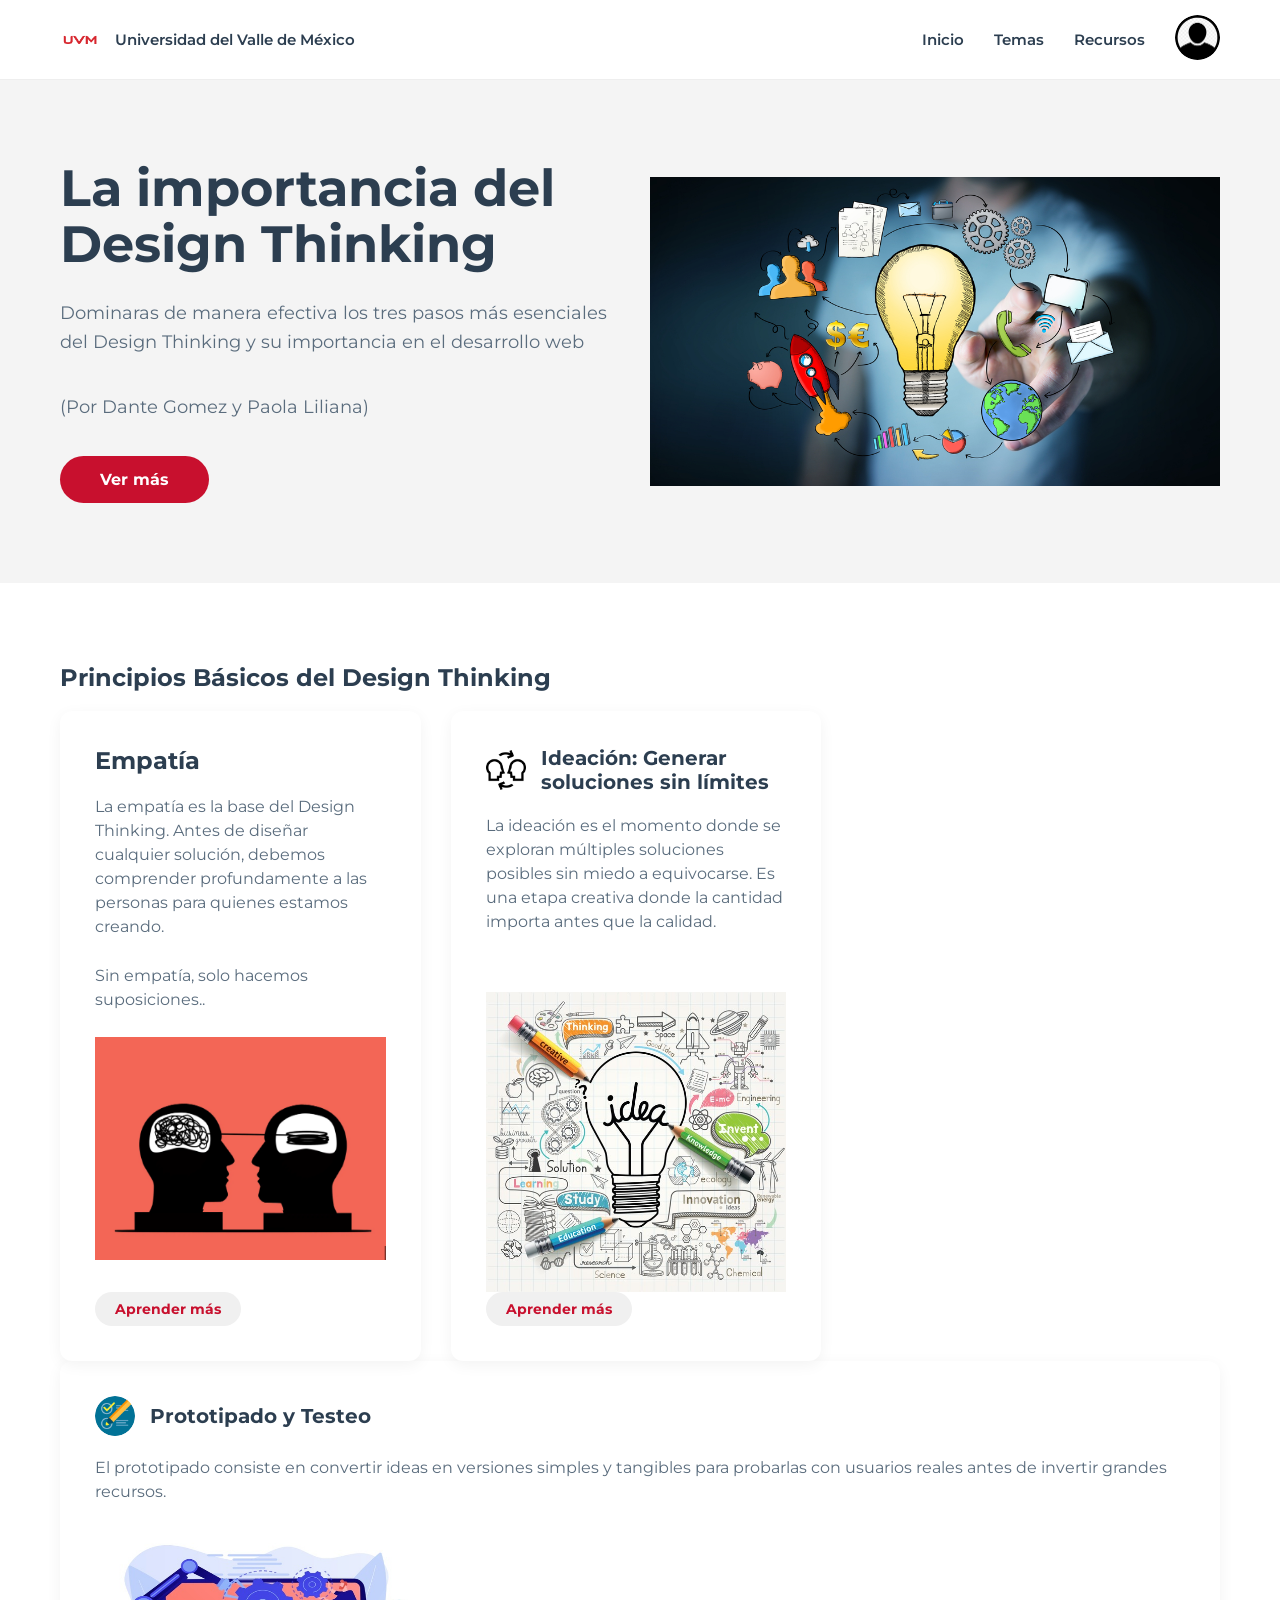
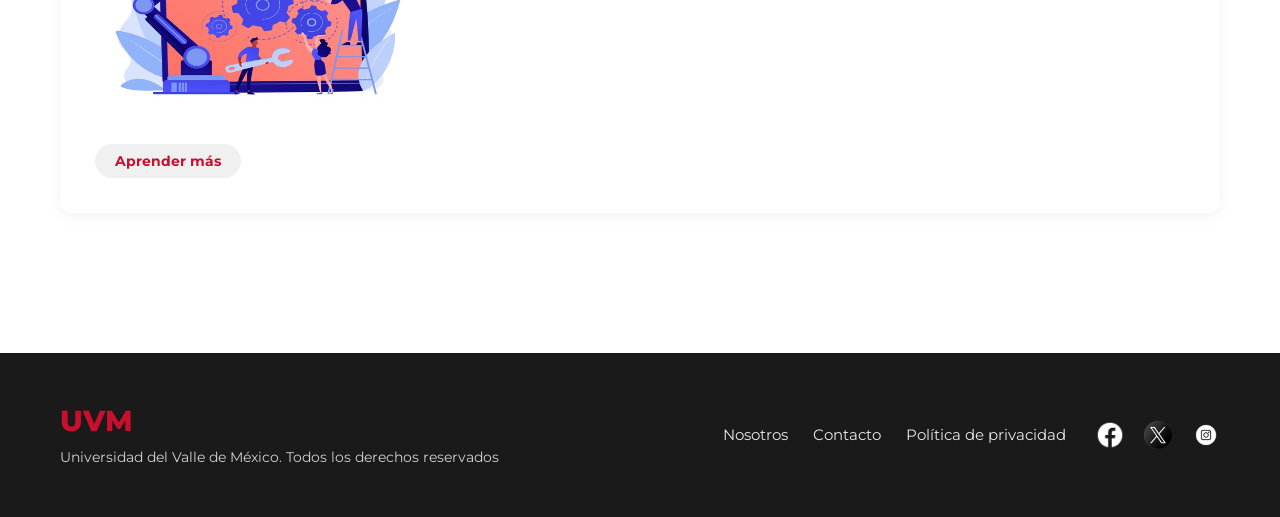
<file: index.html>
<!DOCTYPE html>
<html lang="es">
<head>
    <meta charset="UTF-8">
    <meta name="viewport" content="width=device-width, initial-scale=1.0">
    <title>Design Thinking - UVM</title>
    <link href="https://fonts.googleapis.com/css2?family=Montserrat:wght@400;600;700&display=swap" rel="stylesheet">
    <link rel="stylesheet" href="uvm-estilos.css">
</head>
<body>

    <header class="navbar">
        <div class="container nav-content">
            <div class="brand">
                <img src="img/logo_uvm.png" alt="UVM Logo" class="logo-img">
                <span class="logo-text">Universidad del Valle de México</span>
            </div>
            <nav class="nav-links">
                <a href="index.html">Inicio</a>
                 <a href="#principios">Temas</a> <p><a href="Recursos.html">Recursos</a></p>
                <div class="user-icon">
                    <img src="img/usuario_perfil.png" alt="Usuario">
                </div>
            </nav>
        </div>
    </header>

    <section class="hero">
        <div class="container hero-content">
            <div class="hero-text">
              <h1>La importancia del Design Thinking</h1>
                <p>Dominaras de manera efectiva los tres pasos más esenciales del Design Thinking y su importancia en el desarrollo web&nbsp;&nbsp;</p>
                <p>(Por Dante Gomez y Paola Liliana) &nbsp;</p>
<a href="#empatia" class="btn-main">Ver más</a>
            </div>
            <div class="hero-image">
                <img src="img/DT-en-empresa.jpg" alt="DT en empresa">
          </div>
        </div>
    </section>

    <main class="container principles">
        <h2 id="principios">Principios Básicos del Design Thinking</h2>
        
		<br>
        <div class="cards-grid">
      <article class="card">
                <div class="card-header">
                  <h2 id="empatia">Empatía</h2>
        </div>
        <p>La empatía es la base del Design Thinking. Antes de diseñar cualquier solución, debemos comprender profundamente a las personas para quienes estamos creando.&nbsp; &nbsp;&nbsp;</p>
          <p>Sin empatía, solo hacemos suposiciones..</p>
                <p><img src="img/Design-Thinking-Empatizar.png" width="291" height="223" alt=""/></p>
<a href="usabilidad_pagina.html" class="btn-card">Aprender más</a>
</article>

            <article class="card">
<div class="card-header"> <img src="img/icono_bombilla.png" alt="Bombilla" class="card-icon-img">
                    <h3>Ideación: Generar soluciones sin límites</h3>
              </div>
                <p>La ideación es el momento donde se exploran múltiples soluciones posibles sin miedo a equivocarse. Es una etapa creativa donde la cantidad importa antes que la calidad.</p>
<img src="img/designthinking.jpg" width="300" height="300" alt=""/>         <a href="Ideación.html" class="btn-card">Aprender más</a> </div>

            <article class="card card-wide">
              <div class="card-info">
                <div class="card-header">
                        <img src="img/1205526.png" alt="Usuario" class="card-icon-img user-card-icon">
                        <h3>Prototipado y Testeo</h3>
                </div>
                <p>El prototipado consiste en convertir ideas en versiones simples y tangibles para probarlas con usuarios reales antes de invertir grandes recursos.</p>
                <p><img src="img/seres-humanos-brazo-robotico-cobot-colaboran-fijacion-engranajes-portatiles-robotica-colaborativa-automatizacion-cobots-concepto-soluciones-industriales-seguras_335657-1899.jpg" width="322" height="183" alt=""/></p>
                <a href="Prototipado.html" class="btn-card">Aprender más</a> </div>

              </div>
</article>
      </div>
    </main>

    <footer class="footer">
        <div class="container footer-content">
            <div class="footer-info">
                <span class="footer-logo">UVM</span>
                <p>Universidad del Valle de México. Todos los derechos reservados</p>
            </div>
            <div class="footer-nav">
                <a href="uvm.html">Nosotros</a> <a href="#">Contacto</a>
                <a href="#">Política de privacidad</a>
            </div>
            <div class="social-icons">
                <img src="img/icono_fb.png" alt="FB">
                <img src="img/icono_x.png" alt="X">
                <img src="img/icono_ig.png" alt="IG">
            </div>
        </div>
    </footer>

</body>

</html>
</file>
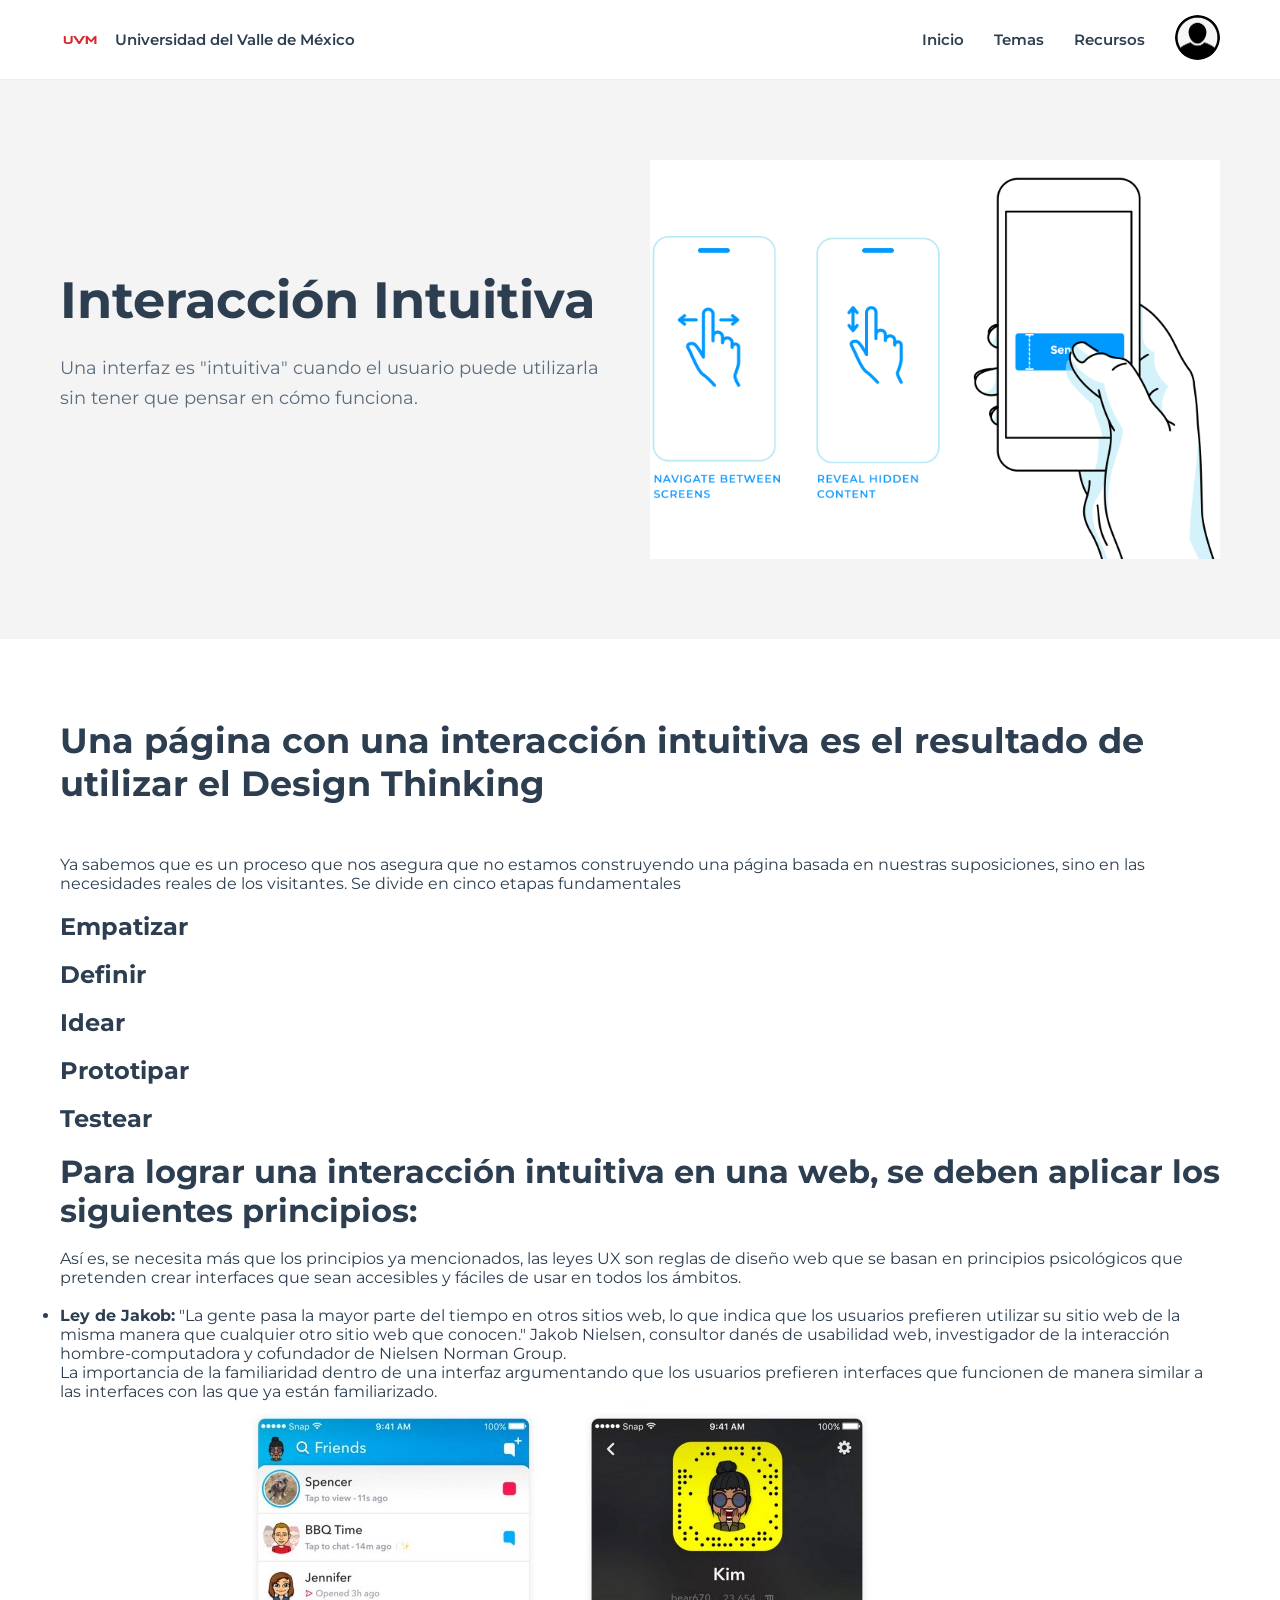
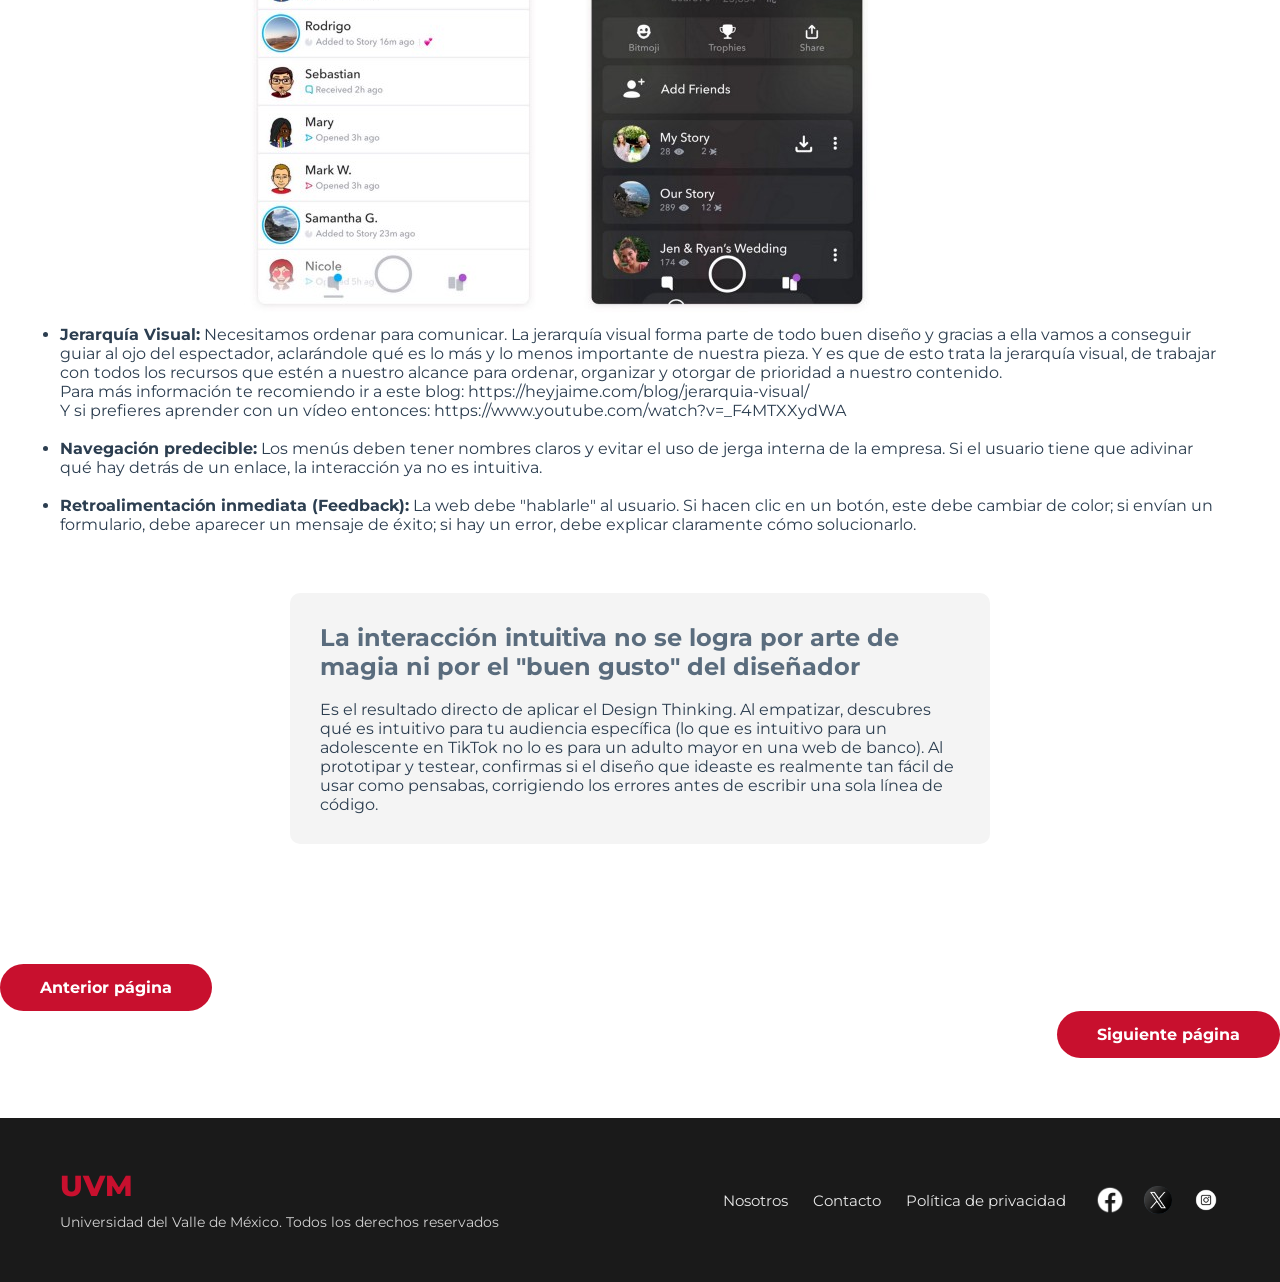
<file: interración.html>
<!DOCTYPE html>
<html lang="es">
<head>
    <meta charset="UTF-8">
    <meta name="viewport" content="width=device-width, initial-scale=1.0">
    <title>Diseño de Experiencia de Usuario - UVM</title>
    <link href="https://fonts.googleapis.com/css2?family=Montserrat:wght@400;600;700&display=swap" rel="stylesheet">
    <link rel="stylesheet" href="uvm-estilos.css">
</head>
<body>

    <header class="navbar">
        <div class="container nav-content">
            <div class="brand">
                <img src="img/logo_uvm.png" alt="UVM Logo" class="logo-img">
                <span class="logo-text">Universidad del Valle de México</span>
            </div>
            <nav class="nav-links">
                <a href="index.html">Inicio</a>
                <a href="index.html#principios">Temas</a> <p><a href="recursos.html">Recursos</a>
                <div class="user-icon">
                    <img src="img/usuario_perfil.png" alt="Usuario">
                </div>
            </nav>
        </div>
    </header>

    <section class="hero">
        <div class="container hero-content">
            <div class="hero-text">
				<h1>Interacción Intuitiva</h1>
                <p>Una interfaz es "intuitiva" cuando el usuario puede utilizarla sin tener que pensar en cómo funciona. 
				</p>
            </div>
            <div class="hero-image">
                <img src="img/ilustracion_interaccion.png" alt="Ilustración UX" class="imagen-ux">
            </div>
        </div>
    </section>
	
	<main class="container principles">
        <h2 class="section-title">Una página con una interacción intuitiva es el resultado de utilizar el Design Thinking</h2>
		<p>Ya sabemos que es un proceso que nos asegura que no estamos construyendo una página basada en nuestras suposiciones, sino en las necesidades reales de los visitantes. Se divide en cinco etapas fundamentales
				</p>
		<br>
		<h2>Empatizar</h2>
		<br>
        <h2>Definir</h2>
		<br>
		<h2>Idear</h2>
		<br>
        <h2>Prototipar</h2>
		<br>
        <h2>Testear</h2>
		<br>
		<h1>Para lograr una interacción intuitiva en una web, se deben aplicar los siguientes principios:</h1>
		<br>
		<p>Así es, se necesita más que los principios ya mencionados, las leyes UX son reglas de diseño web que se basan en principios psicológicos que pretenden crear interfaces que sean accesibles y fáciles de usar en todos los ámbitos.
				</p>
		<br>
		
		<ul>	
        <li>
            <strong>Ley de Jakob:</strong> 
            "La gente pasa la mayor parte del tiempo en otros sitios web, lo que indica que los usuarios prefieren utilizar su sitio web de la misma manera que cualquier otro sitio web que conocen." Jakob Nielsen, consultor danés de usabilidad web, investigador de la interacción hombre-computadora y cofundador de Nielsen Norman Group.
			<p>La importancia de la familiaridad dentro de una interfaz argumentando que los usuarios prefieren interfaces que funcionen de manera similar a las interfaces con las que ya están familiarizado.
        </p>
        </li>
</ul>
		<img src="img/ilustracion_o.png" alt="Ilustración O" class="imagen-o">
		
		<br>
		
		<ul>
        <li>
            <strong>Jerarquía Visual:</strong> 
            Necesitamos ordenar para comunicar. La jerarquía visual forma parte de todo buen diseño y gracias a ella vamos a conseguir guiar al ojo del espectador, aclarándole qué es lo más y lo menos importante de nuestra pieza. Y es que de esto trata la jerarquía visual, de trabajar con todos los recursos que estén a nuestro alcance para ordenar, organizar y otorgar de prioridad a nuestro contenido. 
			<p>Para más información te recomiendo ir a este blog: https://heyjaime.com/blog/jerarquia-visual/
        </p>
			<p>Y si prefieres aprender con un vídeo entonces: https://www.youtube.com/watch?v=_F4MTXXydWA
        </p>
        </li>

		<br>
        <li>
            <strong>Navegación predecible:</strong> 
            Los menús deben tener nombres claros y evitar el uso de jerga interna de la empresa. Si el usuario tiene que adivinar qué hay detrás de un enlace, la interacción ya no es intuitiva.
        </li>

		<br>
		 <li>
            <strong>Retroalimentación inmediata (Feedback):</strong> 
            La web debe "hablarle" al usuario. Si hacen clic en un botón, este debe cambiar de color; si envían un formulario, debe aparecer un mensaje de éxito; si hay un error, debe explicar claramente cómo solucionarlo.
        </li>
    </ul>
		
		<br>
		<section class="recuadro">
    <div class="recuadro-contenido">
        <h2>La interacción intuitiva no se logra por arte de magia ni por el "buen gusto" del diseñador</h2>
		<br>
        <p>
            Es el resultado directo de aplicar el Design Thinking.
            Al empatizar, descubres qué es intuitivo para tu audiencia específica (lo que es intuitivo para un adolescente en TikTok no lo es para un adulto mayor en una web de banco). Al prototipar y testear, confirmas si el diseño que ideaste es realmente tan fácil de usar como pensabas, corrigiendo los errores antes de escribir una sola línea de código.
        </p>
		
    </div>
</section>
		
		</main>
	<div style="text-align: left;">
	
<a class="btn-main" href="usabilidad_pagina.html">Anterior página</a>
		<div style="text-align: right;">
	
    <a class="btn-main" href="Ideación.html">Siguiente página</a>
</div>


    <footer class="footer">
        <div class="container footer-content">
            <div class="footer-info">
                <span class="footer-logo">UVM</span>
                <p>Universidad del Valle de México. Todos los derechos reservados</p>
            </div>
            <div class="footer-nav">
                <a href="#">Nosotros</a>
                <a href="#">Contacto</a>
                <a href="#">Política de privacidad</a>
            </div>
            <div class="social-icons">
                <img src="img/icono_fb.png" alt="FB">
                <img src="img/icono_x.png" alt="X">
                <img src="img/icono_ig.png" alt="IG">
            </div>
        </div>
    </footer>

</body>
</html>
</file>
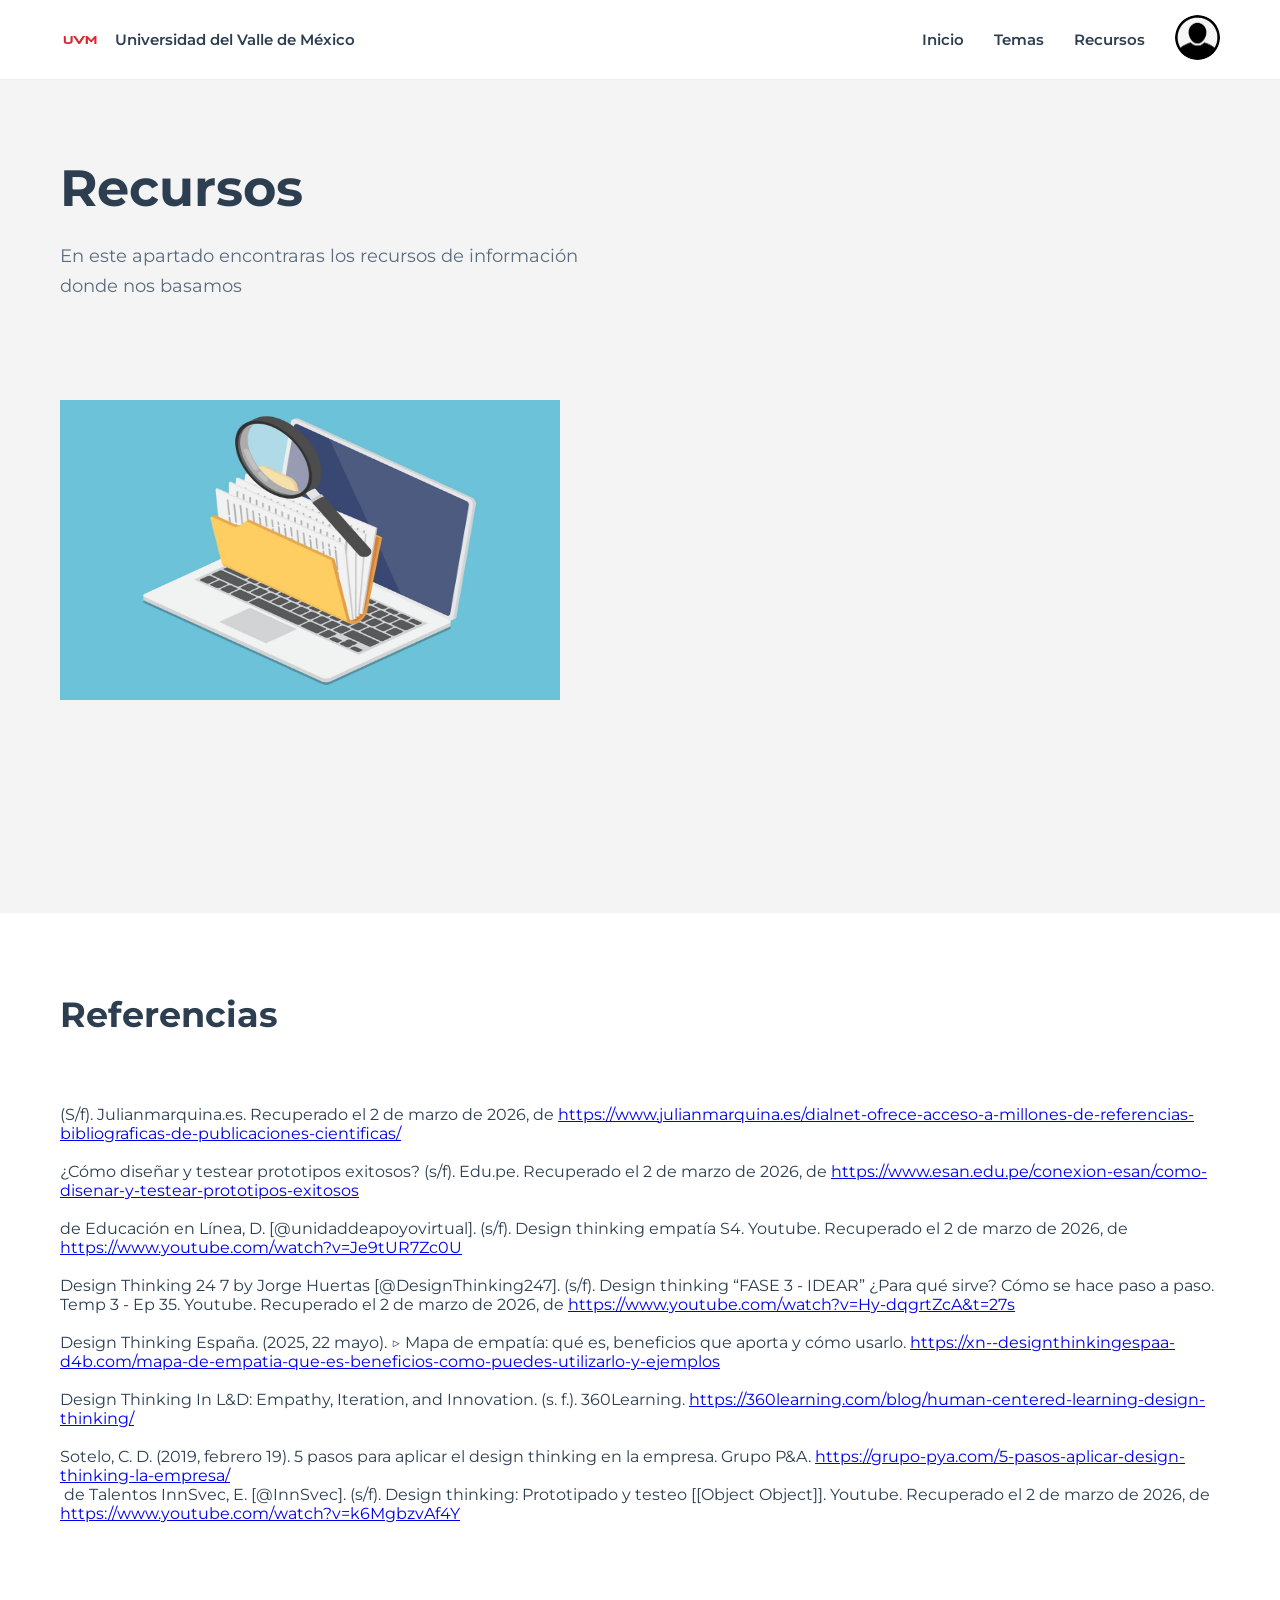
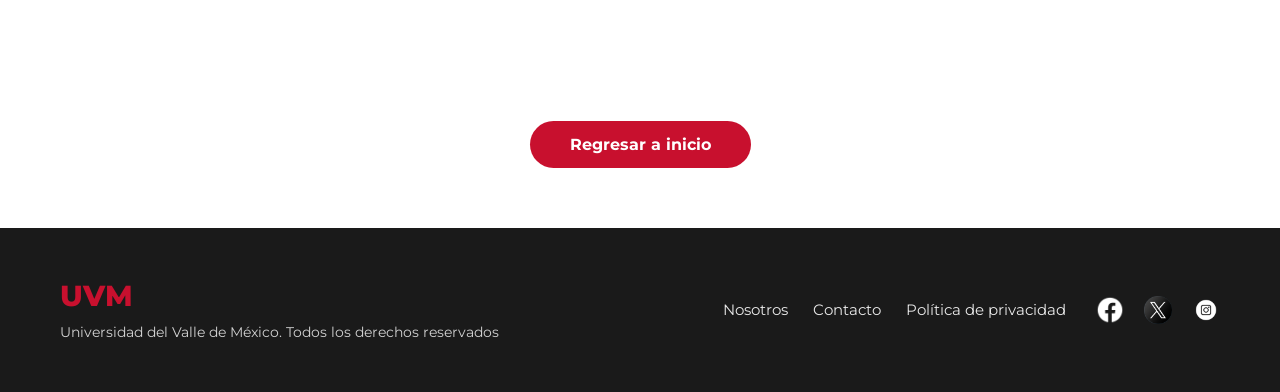
<file: Recursos.html>
<!DOCTYPE html>
<html lang="es">
<head>
    <meta charset="UTF-8">
    <meta name="viewport" content="width=device-width, initial-scale=1.0">
    <title>Diseño de Experiencia de Usuario - UVM</title>
    <link href="https://fonts.googleapis.com/css2?family=Montserrat:wght@400;600;700&display=swap" rel="stylesheet">
    <link rel="stylesheet" href="uvm-estilos.css">
</head>
<body>

<header class="navbar">
        <div class="container nav-content">
            <div class="brand">
                <img src="img/logo_uvm.png" alt="UVM Logo" class="logo-img">
                <span class="logo-text">Universidad del Valle de México</span>
            </div>
            <nav class="nav-links">
                <a href="index.html">Inicio</a>
                <a href="index.html#principios">Temas</a>
                <a href="#">Recursos</a>
                <div class="user-icon">
                    <img src="img/usuario_perfil.png" alt="Usuario">
                </div>
            </nav>
        </div>
    </header>

    <section class="hero">
        <div class="container hero-content">
            <div class="hero-text">
			  <h1>Recursos</h1>
              <p>En este apartado encontraras los recursos de información donde nos basamos </p>
              <p>&nbsp;</p>
              <img src="img/Buscador-de-documentos-a-traves-de-Internet.jpg" width="500" height="300" alt=""/>
<p>&nbsp;</p>

              
			  <link rel="stylesheet" href="uvm-estilos.css">
<p>&nbsp;</p>			
          </div>
            <div class="hero-image"> </div>
        </div>
    </section>

    <main class="container principles">
		
		
<h2 class="section-title">Referencias</h2>
		<br>
<p>
(S/f). Julianmarquina.es. Recuperado el 2 de marzo de 2026, de 
<a href="https://www.julianmarquina.es/dialnet-ofrece-acceso-a-millones-de-referencias-bibliograficas-de-publicaciones-cientificas/" target="_blank">
https://www.julianmarquina.es/dialnet-ofrece-acceso-a-millones-de-referencias-bibliograficas-de-publicaciones-cientificas/
</a>
<br><br>

¿Cómo diseñar y testear prototipos exitosos? (s/f). Edu.pe. Recuperado el 2 de marzo de 2026, de 
<a href="https://www.esan.edu.pe/conexion-esan/como-disenar-y-testear-prototipos-exitosos" target="_blank">
https://www.esan.edu.pe/conexion-esan/como-disenar-y-testear-prototipos-exitosos
</a>
<br><br>

de Educación en Línea, D. [@unidaddeapoyovirtual]. (s/f). Design thinking empatía S4. Youtube. Recuperado el 2 de marzo de 2026, de 
<a href="https://www.youtube.com/watch?v=Je9tUR7Zc0U" target="_blank">
https://www.youtube.com/watch?v=Je9tUR7Zc0U
</a>
<br><br>

Design Thinking 24 7 by Jorge Huertas [@DesignThinking247]. (s/f). Design thinking “FASE 3 - IDEAR” ¿Para qué sirve? Cómo se hace paso a paso. Temp 3 - Ep 35. Youtube. Recuperado el 2 de marzo de 2026, de 
<a href="https://www.youtube.com/watch?v=Hy-dqgrtZcA&t=27s" target="_blank">
https://www.youtube.com/watch?v=Hy-dqgrtZcA&t=27s
</a>
<br><br>

Design Thinking España. (2025, 22 mayo). ▷ Mapa de empatía: qué es, beneficios que aporta y cómo usarlo. 
<a href="https://xn--designthinkingespaa-d4b.com/mapa-de-empatia-que-es-beneficios-como-puedes-utilizarlo-y-ejemplos" target="_blank">
https://xn--designthinkingespaa-d4b.com/mapa-de-empatia-que-es-beneficios-como-puedes-utilizarlo-y-ejemplos
</a>
<br><br>

Design Thinking In L&D: Empathy, Iteration, and Innovation. (s. f.). 360Learning. 
<a href="https://360learning.com/blog/human-centered-learning-design-thinking/" target="_blank">
https://360learning.com/blog/human-centered-learning-design-thinking/
</a>
<br><br>

Sotelo, C. D. (2019, febrero 19). 5 pasos para aplicar el design thinking en la empresa. Grupo P&A. 
<a href="https://grupo-pya.com/5-pasos-aplicar-design-thinking-la-empresa/" target="_blank">
https://grupo-pya.com/5-pasos-aplicar-design-thinking-la-empresa/
</a>
</p>


<p>&nbsp;de Talentos InnSvec, E. [@InnSvec]. (s/f). Design thinking: Prototipado y testeo [[Object Object]]. Youtube. Recuperado el 2 de marzo de 2026, de <a href="https://www.youtube.com/watch?v=k6MgbzvAf4Y" target="_blank">https://www.youtube.com/watch?v=k6MgbzvAf4Y </a>
			
		<h2 class="separado">&nbsp;</h2>	
		</p>
<h2>&nbsp;</h2>
<section class="usabilidad">
    <ul>
    
  
      </p>
		
    </div>
      </div>
            </article>
	
      </div>

</main>

	<div style="text-align: center;">
	
    <a class="btn-main" href="index.html">Regresar a inicio</a>
</div>


    <footer class="footer">
        <div class="container footer-content">
            <div class="footer-info">
                <span class="footer-logo">UVM</span>
              <p>Universidad del Valle de México. Todos los derechos reservados</p>
            </div>
            <div class="footer-nav">
            <a href="index.html">Nosotros</a> <a href="index.html">Contacto</a> <a href="index.html">Política de privacidad</a> </div>
            <div class="social-icons">
              <img src="img/icono_fb.png" alt="FB">
              <img src="img/icono_x.png" alt="X">
              <img src="img/icono_ig.png" alt="IG">
            </div>
        </div>
    </footer>

</body>
</html>
</file>
<file: uvm-estilos.css>
:root {
    --uvm-red: #c8102e;
    --bg-gray: #f4f4f4;
    --text-dark: #2c3e50;
    --text-light: #5a6c7d;
    --white: #ffffff;
    --footer-black: #1a1a1a;
}

* {
    margin: 0;
    padding: 0;
    box-sizing: border-box;
}html {
  scroll-behavior: smooth;
}

.media-container {
    display: flex;
    gap: 20px; /* espacio entre imagen y video */
    align-items: center;
}

.media-container img,
.media-container video {
    width: 400px;
    height: auto;
    border-radius: 10px;
}

body {
    font-family: 'Montserrat', sans-serif;
    background-color: var(--white);
    color: var(--text-dark);
}

.imagen-ux {
	width: 3000px;
	height: auto;
}

.multimedia {
    display: flex;
    gap: 20px;
    margin-top: 20px;
}

.video video {
    width: 400px;
}

.usabilidad {
    background-color: white;
    padding: 20px;
    margin-top: 20px;
}

.usabilidad ul {
    padding-left: 20px;
}

.usabilidad li {
    margin-bottom: 15px;
    line-height: 1.5;
}

.recuadro {
    display: flex;
    justify-content: center;
    margin: 40px 0;
}

.recuadro-contenido {
    background-color: #f4f4f4;
    max-width: 700px;
    width: 100%;
    padding: 30px;
    border-radius: 10px;
}

.recuadro-contenido h2 {
    color: #5a6c7d;
}

.recuadro-contenido p {
    color: #2c3e50;
}

.container {
    max-width: 1200px;
    margin: 0 auto;
    padding: 0 20px;
}

/* Header */
.navbar {
    padding: 15px 0;
    background: var(--white);
    border-bottom: 1px solid #eee; 
}

.nav-content {
    display: flex;
    justify-content: space-between;
    align-items: center;
}

.brand {
    display: flex;
    align-items: center;
    gap: 15px;
}

.logo-img {
    height: 40px; 
    width: auto;
}

.logo-text {
    font-size: 0.95rem;
    font-weight: 600;
    color: var(--text-dark);
}

.nav-links {
    display: flex;
    align-items: center;
    gap: 30px;
}

.nav-links a {
    text-decoration: none;
    color: var(--text-dark);
    font-weight: 600;
    font-size: 0.95rem;
    transition: color 0.3s;
}

.nav-links a:hover {
    color: var(--uvm-red);
}

.user-icon img {
    width: 45px;
    height: 45px;
    border-radius: 50%; 
    object-fit: cover; 
}

/* Hero Section */
.hero {
    background-color: var(--bg-gray);
    padding: 80px 0;
}

.hero-content {
    display: flex;
    align-items: center;
    justify-content: space-between;
    gap: 40px;
}

.hero-text {
    flex: 1;
    max-width: 550px;
}

.hero-text h1 {
    font-size: 3.2rem;
    font-weight: 700;
    margin-bottom: 25px;
    line-height: 1.1;
    color: var(--text-dark);
}

.hero-text p {
    font-size: 1.15rem;
    color: var(--text-light);
    margin-bottom: 35px;
    line-height: 1.6;
}

.btn-main {
    background-color: var(--uvm-red);
    color: var(--white);
    padding: 14px 40px;
    border-radius: 30px;
    text-decoration: none;
    font-weight: 700;
    font-size: 1rem;
    display: inline-block;
    transition: background-color 0.3s, transform 0.2s;
}

.btn-main:hover {
    background-color: #a00d24;
    transform: translateY(-2px);
}

.hero-image {
    flex: 1;
    display: flex;
    justify-content: center;
}

.hero-image img {
    max-width: 100%;
    height: auto;
}

/* Seccion Principios */
.principles {
    padding: 80px 20px;
}

.section-title {
    font-size: 2.2rem;
    margin-bottom: 50px;
    font-weight: 700;
    color: var(--text-dark);
}

.cards-grid {
    display: grid;
    grid-template-columns: repeat(auto-fit, minmax(300px, 1fr));
    gap: 30px;
}

@media (min-width: 992px) {
    .cards-grid {
        grid-template-columns: 1fr 1fr 1.5fr;
    }
}

.card {
    background: var(--white); 
    padding: 35px;
    border-radius: 12px;
    display: flex;
    flex-direction: column;
    box-shadow: 0 4px 15px rgba(0,0,0,0.05); 
    transition: transform 0.3s, box-shadow 0.3s;
}

.card:hover {
    transform: translateY(-5px);
    box-shadow: 0 8px 25px rgba(0,0,0,0.1);
}

.card-header {
    display: flex;
    align-items: center;
    gap: 15px;
    margin-bottom: 20px;
}

.card-icon-img {
    width: 40px;
    height: 40px;
    object-fit: contain;
}

.user-card-icon {
    border-radius: 50%;
    object-fit: cover;
    background-color: #eee; 
}

.card h3 {
    font-size: 1.25rem;
    font-weight: 700;
    color: var(--text-dark);
}

.card p {
    font-size: 1rem;
    color: var(--text-light);
    margin-bottom: 25px;
    line-height: 1.5;
    flex-grow: 1;
}

.btn-card {
    background: #f0f0f0; 
    color: var(--uvm-red);
    padding: 8px 20px;
    border-radius: 20px;
    text-decoration: none;
    font-size: 0.9rem;
    font-weight: 700;
    align-self: flex-start;
    transition: background-color 0.3s;
}

.btn-card:hover {
    background-color: #e0e0e0;
}

.card-wide {
    flex-direction: row;
    padding: 0;
    overflow: hidden;
}

.card-info {
    padding: 35px;
    flex: 1;
    display: flex;
    flex-direction: column;
}

.video-thumb {
    width: 250px; 
    position: relative;
}

.video-thumb img {
    width: 100%;
    height: 100%;
    object-fit: cover;
}

.play-button {
    position: absolute;
    top: 50%;
    left: 50%;
    transform: translate(-50%, -50%);
    background: var(--uvm-red);
    color: var(--white);
    width: 50px;
    height: 50px;
    border-radius: 50%;
    display: flex;
    justify-content: center;
    align-items: center;
    font-size: 1.2rem;
    cursor: pointer;
    box-shadow: 0 4px 10px rgba(0,0,0,0.3);
    transition: background-color 0.3s, transform 0.2s;
}

.play-button:hover {
    background-color: #a00d24;
    transform: translate(-50%, -50%) scale(1.1);
}

/* Footer */
.footer {
    background: var(--footer-black);
    color: var(--white);
    padding: 50px 0;
    margin-top: 60px;
}

.footer-content {
    display: flex;
    justify-content: space-between;
    align-items: center;
    gap: 30px;
}

.footer-info {
    flex: 1;
}

.footer-logo {
    color: var(--uvm-red);
    font-weight: 800;
    font-size: 1.8rem;
    display: block;
    margin-bottom: 10px;
}

.footer-info p {
    font-size: 0.85rem;
    opacity: 0.8;
    line-height: 1.4;
}

.footer-nav {
    display: flex;
    gap: 25px;
}

.footer-nav a {
    color: var(--white);
    text-decoration: none;
    font-size: 0.95rem;
    opacity: 0.9;
    transition: opacity 0.3s;
}

.footer-nav a:hover {
    opacity: 1;
    text-decoration: underline;
}

.social-icons {
    display: flex;
    gap: 20px;
}

.social-icons img {
    width: 28px;
    height: 28px;
    object-fit: contain;
}

/* Responsivo */
@media (max-width: 991px) {
    .hero-content {
        flex-direction: column;
        text-align: center;
        padding: 40px 0;
    }
    .hero-text h1 {
        font-size: 2.8rem;
    }
    .card-wide {
        flex-direction: column;
    }
    .video-thumb {
        width: 100%;
        height: 200px;
    }
    .footer-content {
        flex-direction: column;
        text-align: center;
    }
    .footer-nav {
        flex-wrap: wrap;
        justify-content: center;
    }
}

@media (max-width: 576px) {
    .hero-text h1 {
        font-size: 2.2rem;
    }
    .brand {
        flex-direction: column;
        gap: 5px;
        text-align: center;
    }
html {
  scroll-behavior: smooth;
}
</file>
